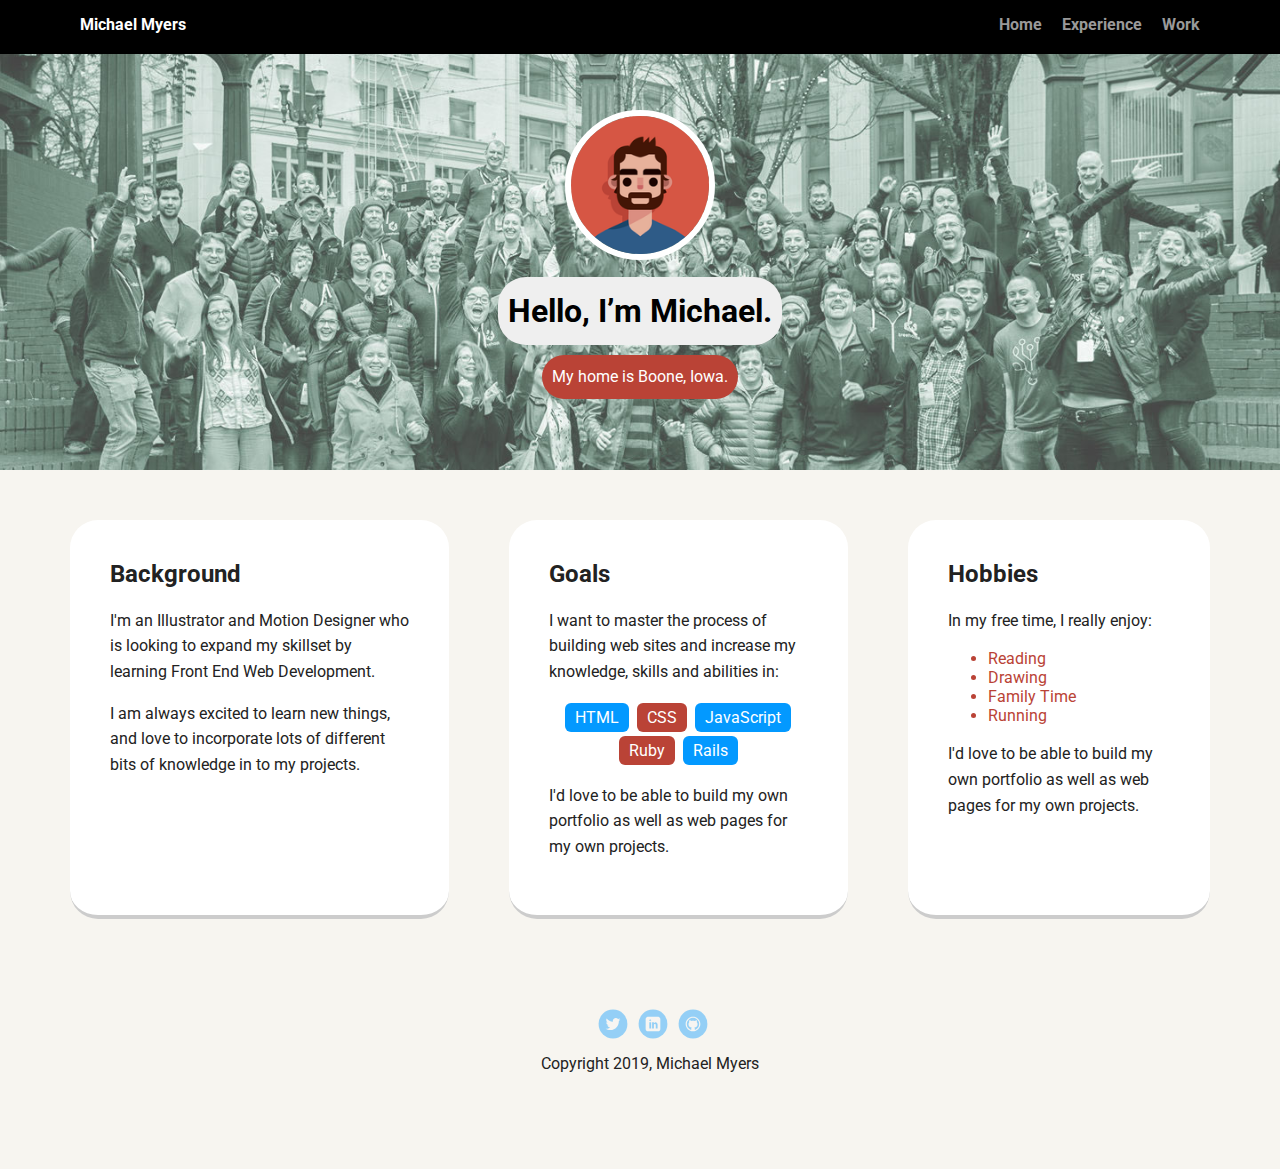
<file: index.html>
<!doctype html>
<html lang="en">
<head>
  <meta charset="utf-8">
  <title>Michael Myers' Profile</title>
  <meta name="viewport" content="width=device-width, initial-scale=1.0">
  <link rel="stylesheet" href="styles.css">
  <link href="https://fonts.googleapis.com/css?family=Muli%7CRoboto:400,300,500,700,900" rel="stylesheet"></head>
  <body>

    <nav class="main-nav">
        <ul class="nav">
          <li class="name">Michael Myers</li>
          <li><a href="index.html">Home</a></li>
          <li><a href="experience.html">Experience</a></li>
          <li><a href="work.html">Work</a></li>
        </ul>
    </nav>

    <header>
      <img src="images/myProfilePic.png" alt="An illustration of Michael Myers" class="profile-image">
      <h1 class="tag name">Hello, I’m Michael.</h1>
      <p class="tag location">My home is Boone, Iowa.</p>
    </header>

    <main class="flex">
      <section class="card">
        <h2>Background</h2>
        <p>I'm an Illustrator and Motion Designer who is looking to expand my skillset by learning Front End Web Development.</p>
        <p>I am always excited to learn new things, and love to incorporate lots of different bits of knowledge in to my projects.</p>
      </section> 

      <section class="card">
        <h2>Goals</h2>
        <p>I want to master the process of building web sites and increase my knowledge, skills and abilities in:</p>
        <ul class="skills">
          <li>HTML</li>
          <li>CSS</li>
          <li>JavaScript</li>
          <li>Ruby</li>
          <li>Rails</li>
        </ul>
        <p>I'd love to be able to build my own portfolio as well as web pages for my own projects.</p>
      </section> 

      <section class="card">
        <h2>Hobbies</h2>
        <p>In my free time, I really enjoy:</p>
        <ul class="hobbies">
          <li>Reading</li>
          <li>Drawing</li>
          <li>Family Time</li>
          <li>Running</li>
        </ul>
        <p>I'd love to be able to build my own portfolio as well as web pages for my own projects.</p>
      </section> 

    </main>
    <footer>
      <ul>
        <li><a href="https://twitter.com/drawsgood" class="social twitter">Twitter</a></li>
        <li><a href="https://www.linkedin.com/in/drawsgood/" class="social linkedin">LinkedIn</a></li>
        <li><a href="https://github.com/mbmyers" class="social github">Github</a></li>
      </ul>
      <p class="copyright">Copyright 2019, Michael Myers</p>
    </footer>
  </body>
  </html>
</file>
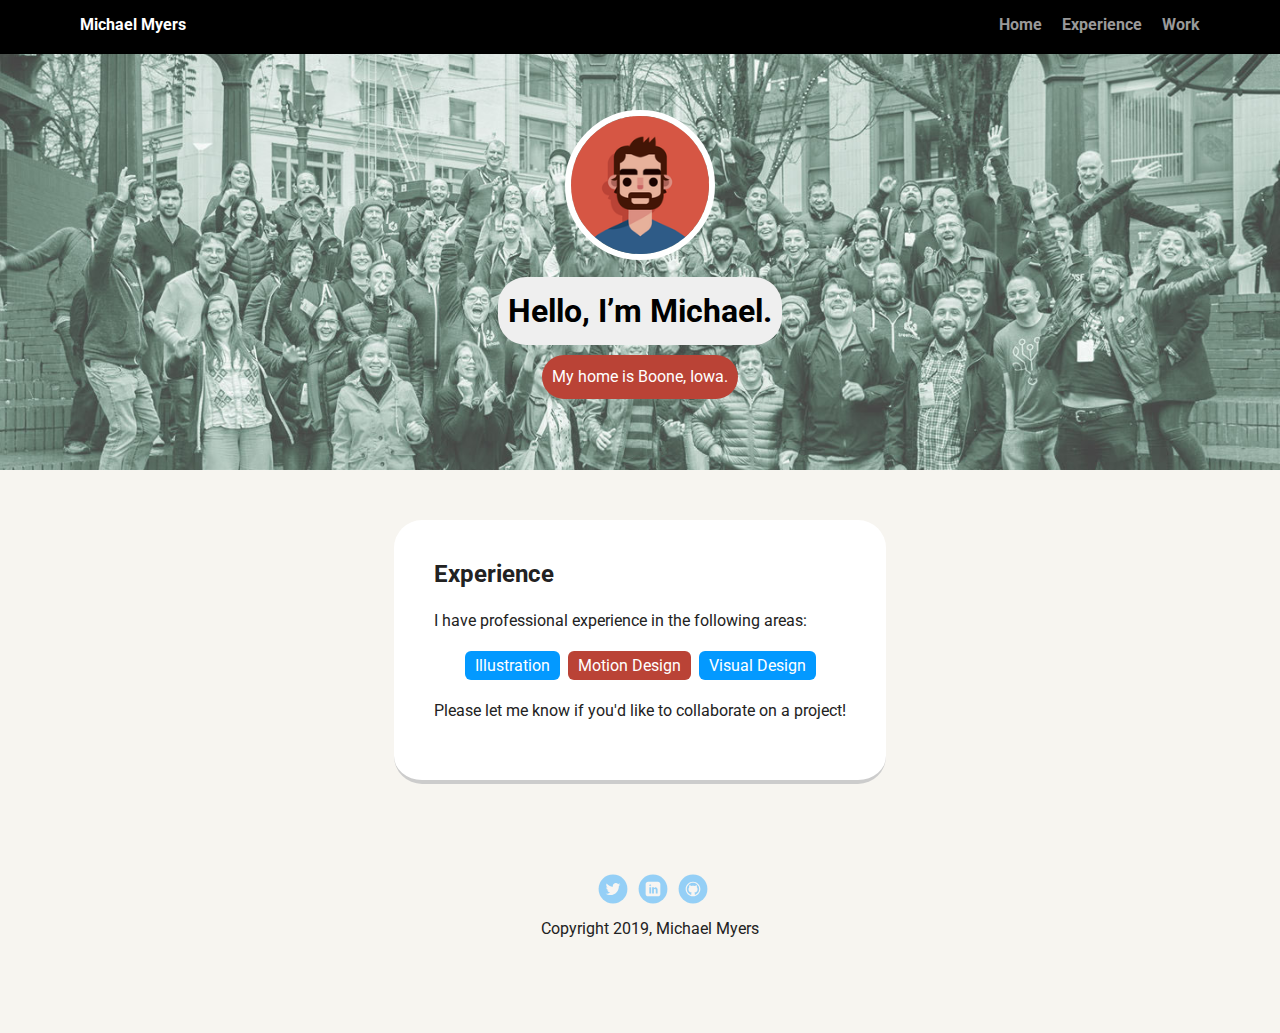
<file: experience.html>
<!doctype html>
<html lang="en">
<head>
  <meta charset="utf-8">
  <title>Michael Myers' Experience</title>
  <meta name="viewport" content="width=device-width, initial-scale=1.0">
  <link rel="stylesheet" href="styles.css">
  <link href="https://fonts.googleapis.com/css?family=Muli%7CRoboto:400,300,500,700,900" rel="stylesheet"></head>
  <body>

    <nav class="main-nav">
        <ul class="nav">
          <li class="name">Michael Myers</li>
          <li><a href="index.html">Home</a></li>
          <li><a href="experience.html">Experience</a></li>
          <li><a href="work.html">Work</a></li>
        </ul>
    </nav>

    <header>
      <img src="images/myProfilePic.png" alt="An illustration of Michael Myers" class="profile-image">
      <h1 class="tag name">Hello, I’m Michael.</h1>
      <p class="tag location">My home is Boone, Iowa.</p>
    </header>

    <main class="flex">


      <section class="card">
        <h2>Experience</h2>
        <p>I have professional experience in the following areas:</p>
        <ul class="skills">
          <li>Illustration</li>
          <li>Motion Design</li>
          <li>Visual Design</li>
        </ul>
        <p>Please let me know if you'd like to collaborate on a project!</p>
      </section> 

    </main>
    <footer>
      <ul>
        <li><a href="https://twitter.com/drawsgood" class="social twitter">Twitter</a></li>
        <li><a href="https://www.linkedin.com/in/drawsgood/" class="social linkedin">LinkedIn</a></li>
        <li><a href="https://github.com/mbmyers" class="social github">Github</a></li>
      </ul>
      <p class="copyright">Copyright 2019, Michael Myers</p>
    </footer>
  </body>
  </html>
</file>
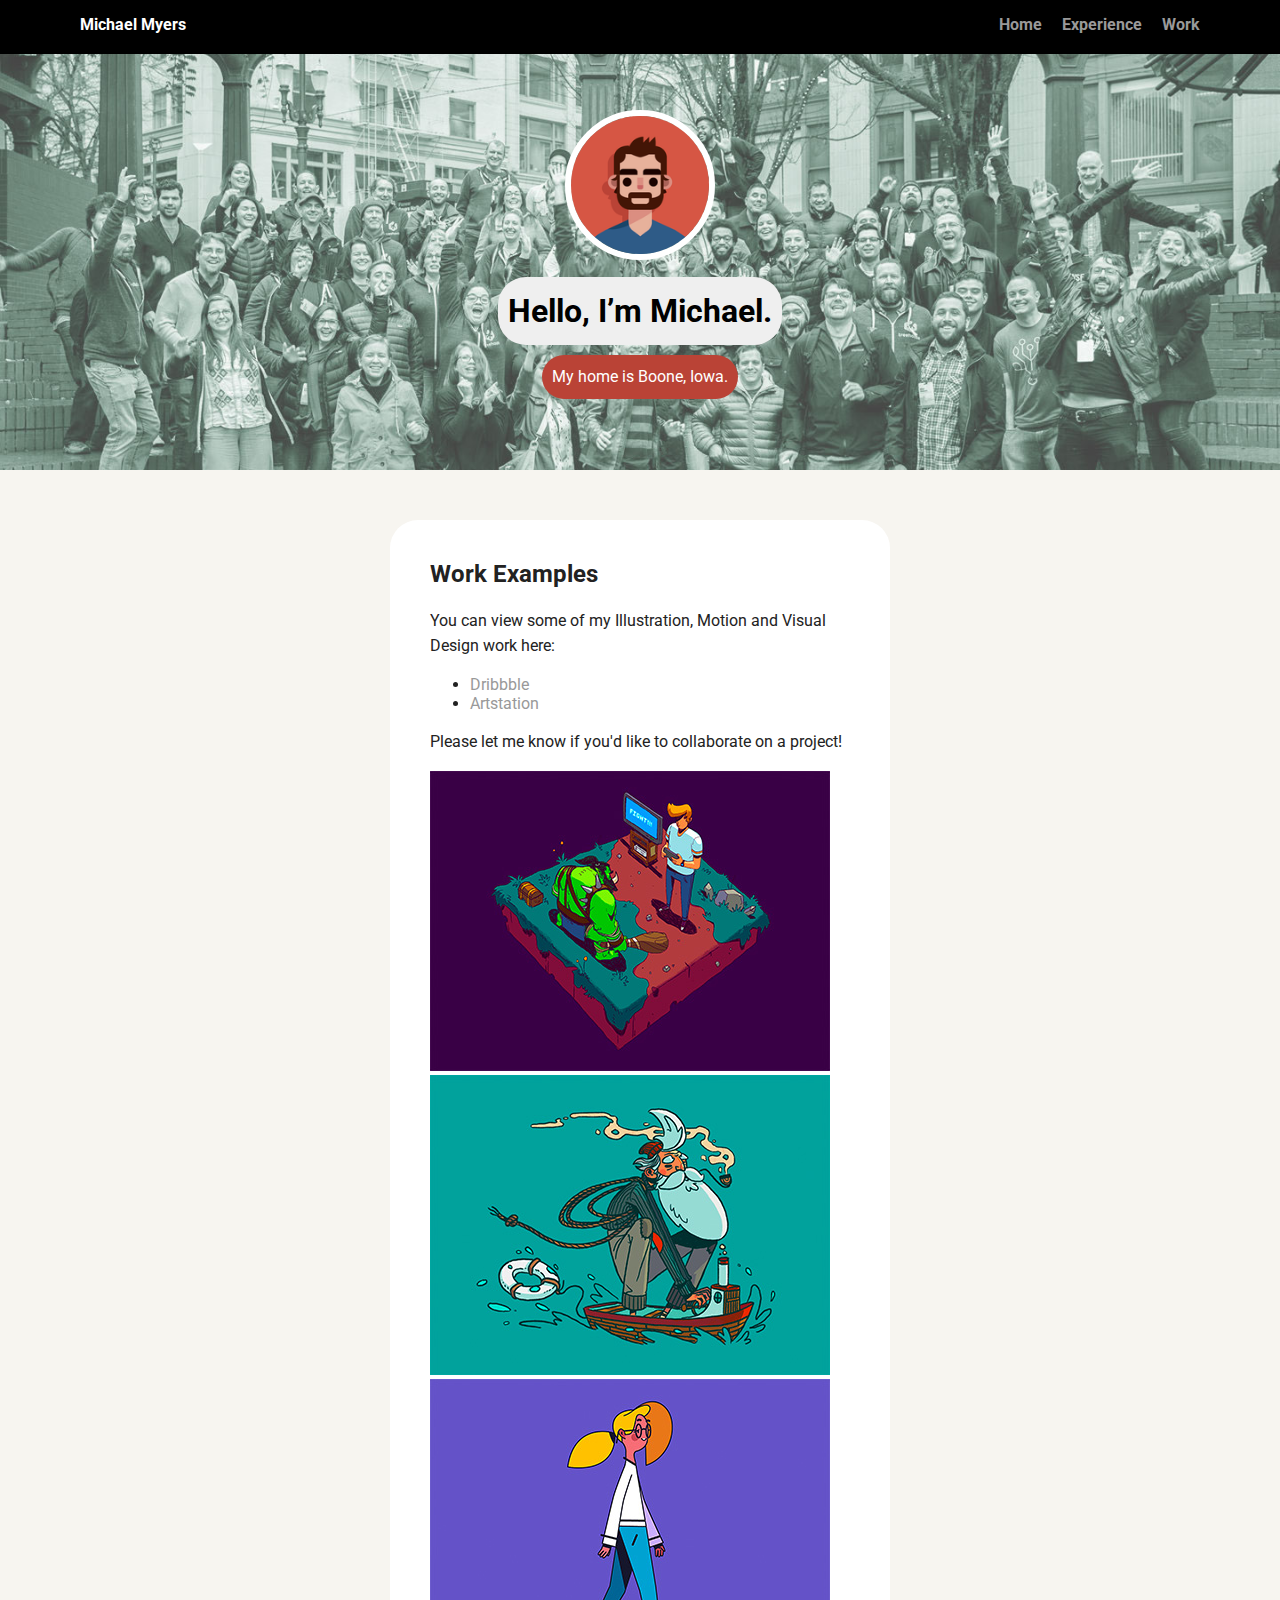
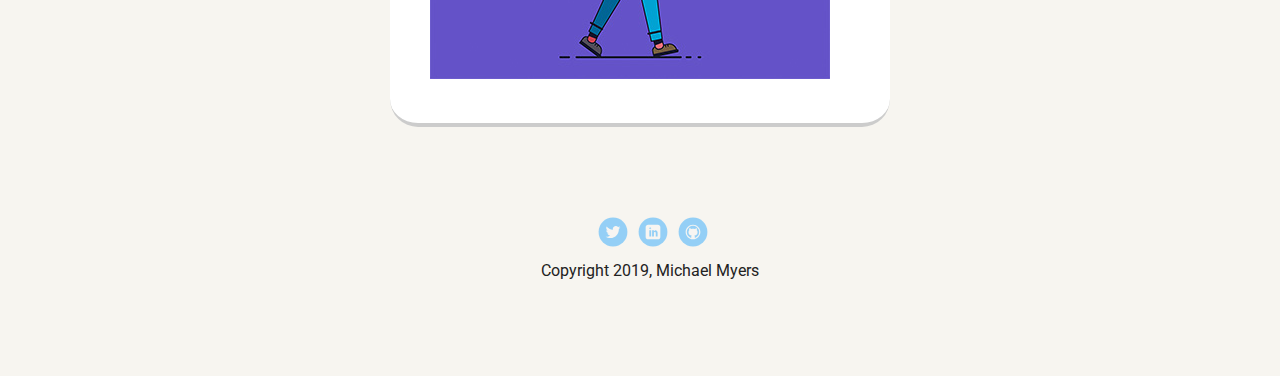
<file: work.html>
<!doctype html>
<html lang="en">
<head>
  <meta charset="utf-8">
  <title>Michael Myers' Work</title>
  <meta name="viewport" content="width=device-width, initial-scale=1.0">
  <link rel="stylesheet" href="styles.css">
  <link href="https://fonts.googleapis.com/css?family=Muli%7CRoboto:400,300,500,700,900" rel="stylesheet"></head>
  <body>

    <nav class="main-nav">
        <ul class="nav">
          <li class="name">Michael Myers</li>
          <li><a href="index.html">Home</a></li>
          <li><a href="experience.html">Experience</a></li>
          <li><a href="work.html">Work</a></li>
        </ul>
    </nav>

    <header>
      <img src="images/myProfilePic.png" alt="An illustration of Michael Myers" class="profile-image">
      <h1 class="tag name">Hello, I’m Michael.</h1>
      <p class="tag location">My home is Boone, Iowa.</p>
    </header>

    <main class="flex">
      <section class="card">
        <h2>Work Examples</h2>
        <p>You can view some of my Illustration, Motion and Visual Design work here:</p>
        <ul class="sites">
          <li><a href="https://dribbble.com/drawsgood">Dribbble</a></li>
          <li><a href="https://www.artstation.com/drawsgood">Artstation</a></li>
        </ul>
        <p>Please let me know if you'd like to collaborate on a project!</p>
        <img src="images/illustration1.jpg" alt="Fight fantasy illustration">
        <img src="images/illustration2.jpg" alt="Sailor illustration">
        <img src="images/illustration3.jpg" alt="Girl illustration">
      </section> 

    </main>
    <footer>
      <ul>
        <li><a href="https://twitter.com/drawsgood" class="social twitter">Twitter</a></li>
        <li><a href="https://www.linkedin.com/in/drawsgood/" class="social linkedin">LinkedIn</a></li>
        <li><a href="https://github.com/mbmyers" class="social github">Github</a></li>
      </ul>
      <p class="copyright">Copyright 2019, Michael Myers</p>
    </footer>
  </body>
  </html>
</file>
<file: styles.css>
/* Global Layout Set-up */
* { 
  box-sizing: border-box;
}
  
body {
  margin: 0;
  padding: 0;
  text-align: center;
  font-family: 'Roboto', sans-serif;
  color: #222;
  background: #f7f5f0;
}
/* Link Styles */

a {
  text-decoration: none;
  color: #999;
}
a:hover {
  color: #6633ff;
}

/* Section Styles */

.main-nav {
  width: 100%;
  background: black;
  min-height: 30px;
  padding: 10px;
  position: fixed;
  text-align: center;
}
.nav {
  display: flex;
  justify-content: space-around;
  font-weight: 700;
  list-style-type: none;
  margin: 0 auto;
  padding: 0;
}

.nav .name {
    display: block;
    margin-right: auto;
    color: white;
}
.nav li {
  padding: 5px 10px 10px 10px;
}
.nav a {
  transition: all .5s;
}
.nav a:hover {
  color: white
}

header {
  text-align: center;
  background: url('images/headerPhoto.jpg') no-repeat top center ;
  background-size: cover;
  overflow: hidden;
  padding-top: 60px;
}
header {
  line-height: 1.5;
}
header .profile-image {
  margin-top: 50px;
  width: 150px;
  height: 150px;
  border-radius: 50%;
  border: 6px solid #fff;
  transition: all .5s;
}
header .profile-image:hover {
  transform: scale(1.2) rotate(5deg);
}
.tag {
  background-color: #efefef;
  color: black;
  padding: 10px;
  border-radius: 28px;
  display: table;
  margin: 10px auto;
} 
.location {
  background-color: #BA4336;
  color: #ffffff;
}
.card {
  margin: 30px;
  padding: 20px 40px 40px;
  max-width: 500px;
  text-align: left;
  background: #fff;
  border-bottom: 4px solid #ccc;
  border-radius: 28px;
  transition: all .5s;
}
.card:hover {
  border-color: #505050;
}

ul.skills {
  padding: 0;
  text-align: center;
}

.skills li {
  border-radius: 6px;
  display: inline-block;
  background: #BA4336;
  color: white;
  padding: 5px 10px;
  margin: 2px;
}

.skills li:nth-child(odd) {
  background: #0399ff;
}

ul.hobbies {
  color: #BA4336;
}

footer {
  width: 100%;
  min-height: 30px;
  padding: 20px 0 40px 20px;
}

footer .copyright {
  top: -8px;
  font-size: .75em;
}

footer ul {
  list-style-type: none;
  margin: 0;
  padding: 0;
}

footer ul li {
  display: inline-block;
}

a.social {
  display: inline-block;
  text-indent: -9999px;
  margin-left: 5px;
  width: 30px;
  height: 30px;
  background-size: 30px 30px;
  opacity: .4;
  transition: all .5s;
}
a.twitter {
  background-image: url(images/twitter.svg);
}
a.linkedin {
  background-image: url(images/linkedin.svg);
}
a.github {
  background-image: url(images/github.svg);
}
a.social:hover {
  opacity: 1;
}
.clearfix {
  clear: both;
}

/* Styles for larger screens */
@media screen and (min-width: 720px) {
  
  .flex {
      display: -ms-flexbox;      /* TWEENER - IE 10 */
      display: flex; 
      max-width: 1200px;
      -ms-flex-pack: distribute;
      justify-content: space-around;
      margin: 0 auto;
  }

  header {
    min-height: 470px;
  }

  .nav {
    max-width: 1200px;
    padding: 0 30px;
  }


  main {
    padding-top: 20px;
  }

  main p {
    line-height: 1.6em;
  }

  footer {
    font-size: 1.3em;
    max-width: 1200px;
    margin: 40px auto;
  }

}
</file>
